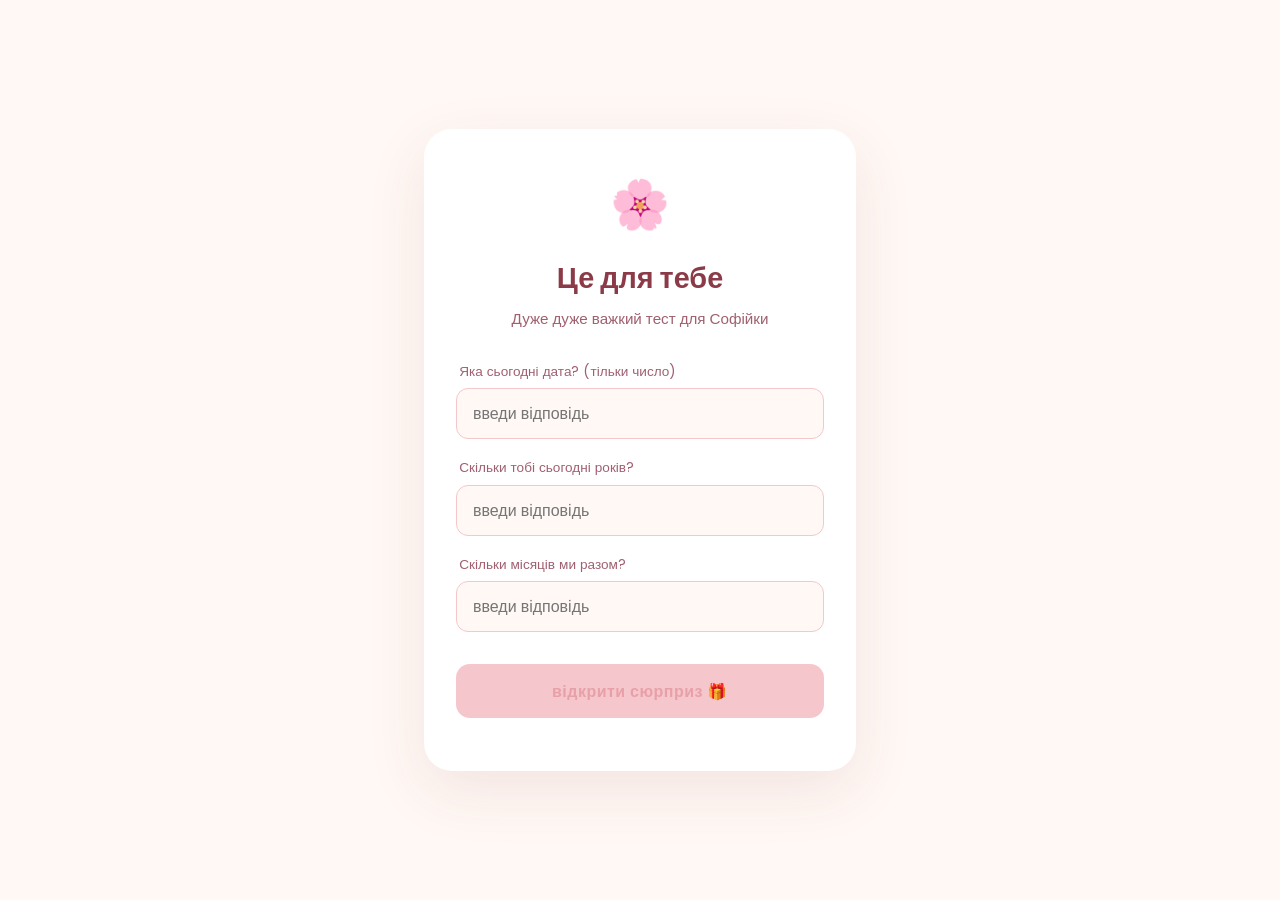
<file: index.html>
<!DOCTYPE html>
<html lang="uk">
<head>
  <meta charset="UTF-8" />
  <meta name="viewport" content="width=device-width, initial-scale=1.0" />
  <title>Мега тяжкий тест</title>
  <link rel="stylesheet" href="enter.css" />
  <link href="https://fonts.googleapis.com/css2?family=Poppins:wght@300;400;600;700&display=swap" rel="stylesheet" />
</head>
<body>

  <div class="petals" id="petals"></div>

  <div class="container">
    <div class="card">
      <div class="flower">🌸</div>
      <h1>Це для тебе</h1>
      <p class="subtitle">Дуже дуже важкий тест для Софійки</p>

      <div class="questions">

        <div class="question-block">
          <label>Яка сьогодні дата? (тільки число)</label>
          <input type="text" id="q1" placeholder="введи відповідь" autocomplete="off" />
          <span class="check" id="c1"></span>
        </div>

        <div class="question-block">
          <label>Скільки тобі сьогодні років?</label>
          <input type="text" id="q2" placeholder="введи відповідь" autocomplete="off" />
          <span class="check" id="c2"></span>
        </div>

        <div class="question-block">
          <label>Скільки місяців ми разом?</label>
          <input type="text" id="q3" placeholder="введи відповідь" autocomplete="off" />
          <span class="check" id="c3"></span>
        </div>

      </div>

      <button class="btn" id="btn" disabled>відкрити сюрприз 🎁</button>
      <p class="error" id="error"></p>
    </div>
  </div>

  <script>
    // Правильні відповіді
    const answers = ['26', '17', '9'];
    const ids = ['q1', 'q2', 'q3'];
    const checks = ['c1', 'c2', 'c3'];

    function normalize(str) {
      return str.trim().toLowerCase();
    }

    function updateChecks() {
      let allCorrect = true;
      ids.forEach((id, i) => {
        const val = normalize(document.getElementById(id).value);
        const correct = normalize(answers[i]);
        const check = document.getElementById(checks[i]);
        if (val === '') {
          check.textContent = '';
          allCorrect = false;
        } else if (val === correct) {
          check.textContent = '✓';
          check.className = 'check ok';
        } else {
          check.textContent = '✗';
          check.className = 'check fail';
          allCorrect = false;
        }
      });
      document.getElementById('btn').disabled = !allCorrect;
    }

    ids.forEach(id => {
      document.getElementById(id).addEventListener('input', updateChecks);
    });

    document.getElementById('btn').addEventListener('click', () => {
      window.location.href = 'https://kirigamiiii.github.io/hbs/birthday.html';
    });

    // Petals
    const petalEl = document.getElementById('petals');
    const symbols = ['🌸','🌷','🌺','💮'];
    for (let i = 0; i < 18; i++) {
      const p = document.createElement('span');
      p.className = 'petal';
      p.textContent = symbols[Math.floor(Math.random() * symbols.length)];
      p.style.left = Math.random() * 100 + 'vw';
      p.style.animationDuration = (8 + Math.random() * 10) + 's';
      p.style.animationDelay = (Math.random() * 12) + 's';
      p.style.fontSize = (13 + Math.random() * 13) + 'px';
      petalEl.appendChild(p);
    }
  </script>

</body>
</html>
</file>
<file: enter.css>
*, *::before, *::after {
  box-sizing: border-box;
  margin: 0;
  padding: 0;
}

:root {
  --rose:       #e8a0a8;
  --blush:      #f5c6cc;
  --petal:      #fce4ec;
  --cream:      #fff8f4;
  --mauve:      #c2737e;
  --deep:       #8b3a47;
  --text:       #5c2d35;
  --light-text: #a06070;
}

body {
  background: var(--cream);
  font-family: 'Poppins', sans-serif;
  font-weight: 300;
  color: var(--text);
  min-height: 100vh;
  display: flex;
  align-items: center;
  justify-content: center;
  overflow-x: hidden;
}

/* Petals */
.petals {
  position: fixed;
  inset: 0;
  pointer-events: none;
  z-index: 0;
  overflow: hidden;
}
.petal {
  position: absolute;
  top: -60px;
  animation: fall linear infinite;
  opacity: 0.5;
}
@keyframes fall {
  0%   { transform: translateY(0) rotate(0deg) translateX(0); opacity: 0.5; }
  100% { transform: translateY(110vh) rotate(360deg) translateX(40px); opacity: 0; }
}

/* Card */
.container {
  position: relative;
  z-index: 1;
  width: 100%;
  max-width: 480px;
  padding: 2rem 1.5rem;
}

.card {
  background: white;
  border-radius: 28px;
  padding: 2.5rem 2rem;
  box-shadow: 0 20px 60px rgba(139, 58, 71, 0.1);
  text-align: center;
}

.flower {
  font-size: 3rem;
  margin-bottom: 1rem;
  display: block;
  animation: pulse 2s ease-in-out infinite;
}
@keyframes pulse {
  0%, 100% { transform: scale(1); }
  50%       { transform: scale(1.15); }
}

h1 {
  font-size: 1.8rem;
  font-weight: 700;
  color: var(--deep);
  margin-bottom: 0.4rem;
}

.subtitle {
  font-size: 0.95rem;
  color: var(--light-text);
  margin-bottom: 2rem;
}

/* Questions */
.questions {
  display: flex;
  flex-direction: column;
  gap: 1.2rem;
  margin-bottom: 2rem;
  text-align: left;
}

.question-block {
  position: relative;
}

.question-block label {
  display: block;
  font-size: 0.85rem;
  font-weight: 400;
  color: var(--light-text);
  margin-bottom: 0.4rem;
  padding-left: 0.2rem;
}

.question-block input {
  width: 100%;
  padding: 0.75rem 2.5rem 0.75rem 1rem;
  border: 1.5px solid var(--blush);
  border-radius: 12px;
  font-family: 'Poppins', sans-serif;
  font-size: 1rem;
  color: var(--text);
  background: var(--cream);
  outline: none;
  transition: border-color 0.2s;
}

.question-block input:focus {
  border-color: var(--rose);
}

.check {
  position: absolute;
  right: 0.9rem;
  bottom: 0.75rem;
  font-size: 1rem;
  font-weight: 700;
}
.check.ok   { color: #7cb87c; }
.check.fail { color: var(--mauve); }

/* Button */
.btn {
  width: 100%;
  padding: 0.9rem;
  background: var(--mauve);
  color: white;
  border: none;
  border-radius: 14px;
  font-family: 'Poppins', sans-serif;
  font-size: 1rem;
  font-weight: 600;
  cursor: pointer;
  transition: background 0.2s, opacity 0.2s, transform 0.15s;
  letter-spacing: 0.03em;
}

.btn:disabled {
  background: var(--blush);
  color: var(--rose);
  cursor: not-allowed;
  transform: none;
}

.btn:not(:disabled):hover {
  background: var(--deep);
  transform: translateY(-2px);
}

.error {
  margin-top: 0.8rem;
  font-size: 0.85rem;
  color: var(--mauve);
}
</file>
